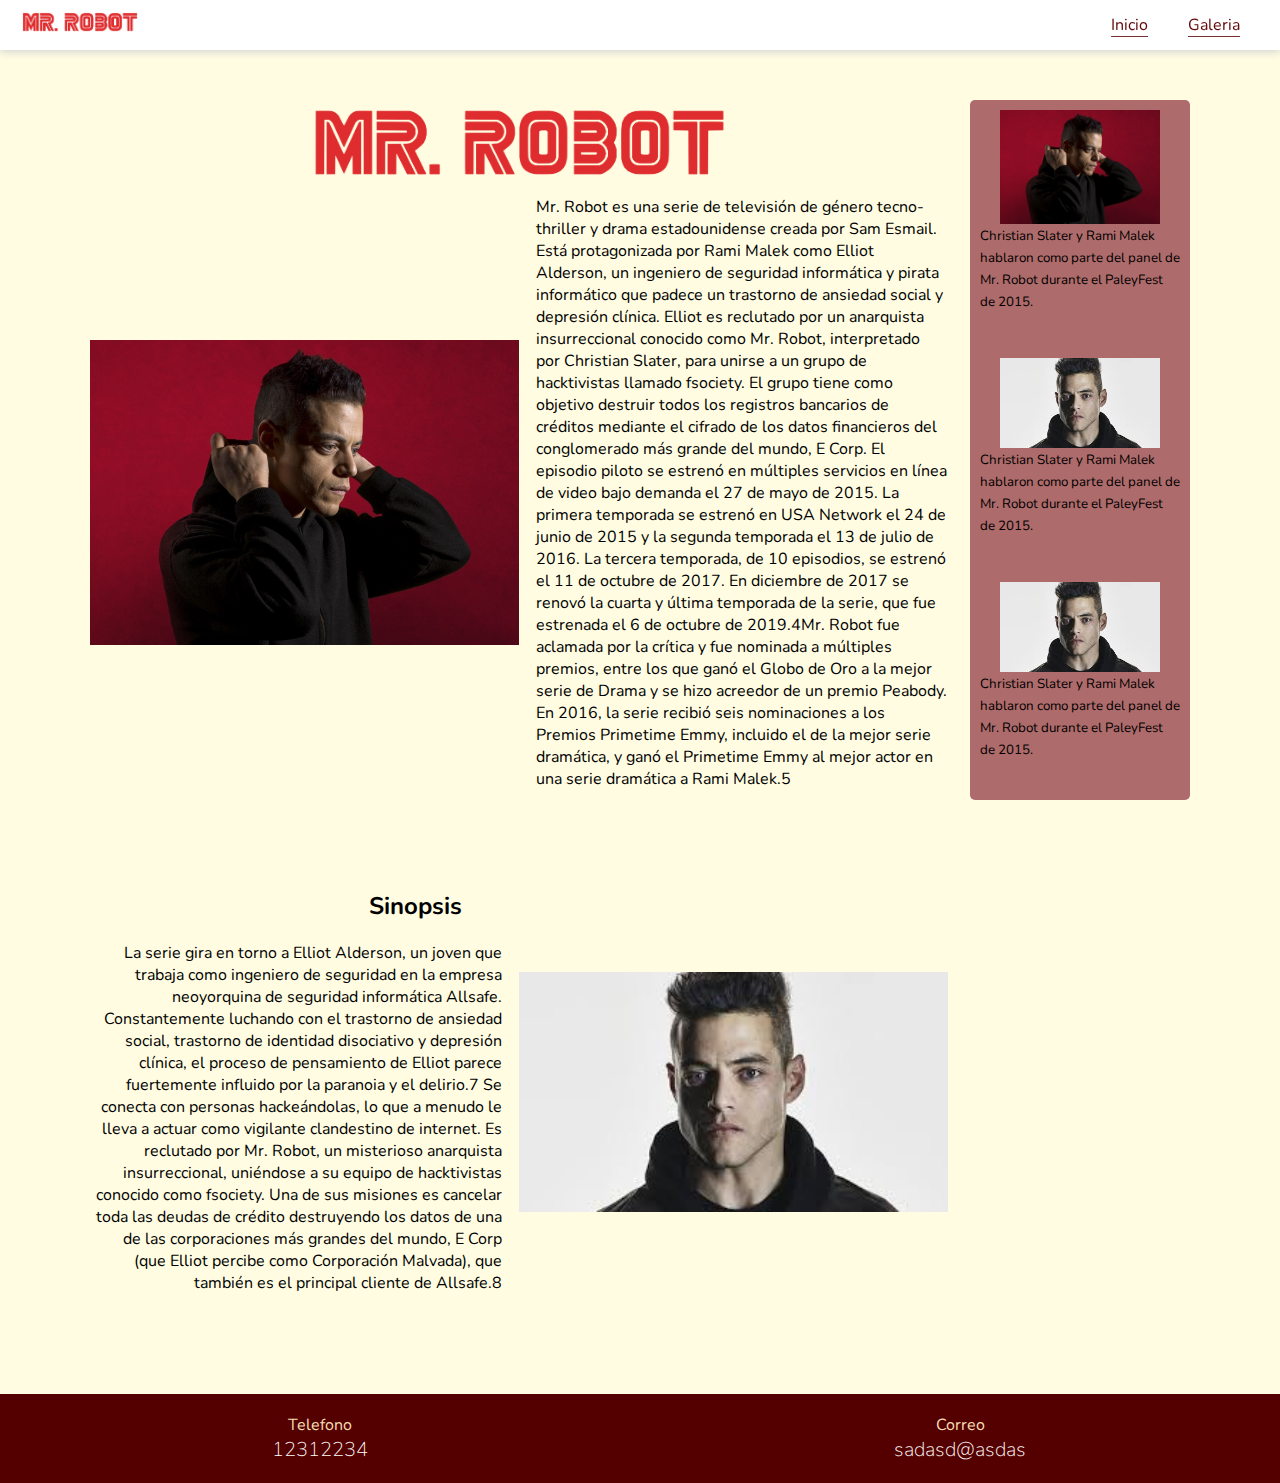
<file: index.html>
<!DOCTYPE html>
<html lang="en">

    <head>
        <meta charset="UTF-8">
        <meta name="viewport" content="width=device-width, initial-scale=1.0">
        <link rel="stylesheet" href="./assets/css/index.css">
        <link rel="stylesheet" href="./assets/css/header.css">
        <link rel="stylesheet" href="./assets/css/footer.css">
        <link rel="shortcut icon" href="./assets/img/favicon.png" type="image/x-icon">
        <link href="https://fonts.googleapis.com/css2?family=Nunito:ital,wght@0,400;1,200;1,700&display=swap"
            rel="stylesheet">
        <title>Inicio - Mr. Robot</title>
    </head>

    <body>
        <header class="header">
            <a href="#">
                <img src="./assets/img/logo.png" alt="" class="logo">
            </a>
            <nav class="nav">
                <ul class="contMenu">
                    <li class="itemMenu"><a class="linkMenu" href="#">Inicio</a></li>
                    <li class="itemMenu"><a class="linkMenu" href="./assets/inner/galeria.html">Galeria</a></li>
                </ul>
            </nav>
        </header>
        <main class="main">
            <section class="section">
                <h1 class="title">
                    <img src="./assets/img/logo.png" alt="">
                </h1>
                <div class="contenedor">
                    <img src="./assets/img/img1.jpeg" alt="">
                    <p>
                        Mr. Robot es una serie de televisión de género tecno-thriller y drama estadounidense creada por
                        Sam Esmail. Está protagonizada por Rami Malek como Elliot Alderson, un ingeniero de seguridad
                        informática y pirata informático que padece un trastorno de ansiedad social y depresión clínica.
                        Elliot es reclutado por un anarquista insurreccional conocido como Mr. Robot, interpretado por
                        Christian Slater, para unirse a un grupo de hacktivistas llamado fsociety. El grupo tiene como
                        objetivo destruir todos los registros bancarios de créditos mediante el cifrado de los datos
                        financieros del conglomerado más grande del mundo, E Corp.

                        El episodio piloto se estrenó en múltiples servicios en línea de video bajo demanda el 27 de
                        mayo de 2015. La primera temporada se estrenó en USA Network el 24 de junio de 2015 y la segunda
                        temporada el 13 de julio de 2016. La tercera temporada, de 10 episodios, se estrenó el 11 de
                        octubre de 2017. En diciembre de 2017 se renovó la cuarta y última temporada de la serie,
                        que fue estrenada el 6 de octubre de 2019.4​

                        Mr. Robot fue aclamada por la crítica y fue nominada a múltiples premios, entre los que ganó el
                        Globo de Oro a la mejor serie de Drama y se hizo acreedor de un premio Peabody. En 2016, la
                        serie recibió seis nominaciones a los Premios Primetime Emmy, incluido el de la mejor serie
                        dramática, y ganó el Primetime Emmy al mejor actor en una serie dramática a Rami Malek.5
                    </p>
                </div>
                <div class="contenedor contBottom">
                    <div>
                        <h2 class="sub">Sinopsis</h2>
                        <p class="txt2">La serie gira en torno a Elliot Alderson, un joven que trabaja como ingeniero de
                            seguridad en
                            la empresa neoyorquina de seguridad informática Allsafe. Constantemente luchando con el
                            trastorno de ansiedad social, trastorno de identidad disociativo y depresión clínica, el
                            proceso de pensamiento de Elliot parece fuertemente influido por la paranoia y el delirio.7
                            Se conecta con personas hackeándolas, lo que a menudo le lleva a actuar como vigilante
                            clandestino de internet. Es reclutado por Mr. Robot, un misterioso anarquista
                            insurreccional, uniéndose a su equipo de hacktivistas conocido como fsociety. Una de sus
                            misiones es cancelar toda las deudas de crédito destruyendo los datos de una de las
                            corporaciones más grandes del mundo, E Corp (que Elliot percibe como Corporación Malvada),
                            que también es el principal cliente de Allsafe.8 </p>
                    </div>
                    <img src="./assets/img/img2.jpg" alt="">
                </div>
            </section>
            <aside class="aside">
                <div class="publicidad">
                    <img src="./assets/img/img1.jpeg" alt="" class="picPublicidad">
                    <small class="txtPublicidad">Christian Slater y Rami Malek hablaron como parte del panel de Mr.
                        Robot
                        durante el PaleyFest de 2015.</small>
                </div>
                <div class="publicidad">
                    <img src="./assets/img/img2.jpg" alt="" class="picPublicidad">
                    <small class="txtPublicidad">Christian Slater y Rami Malek hablaron como parte del panel de Mr.
                        Robot
                        durante el PaleyFest de 2015.</small>
                </div>
                <div class="publicidad">
                    <img src="./assets/img/img2.jpg" alt="" class="picPublicidad">
                    <small class="txtPublicidad">Christian Slater y Rami Malek hablaron como parte del panel de Mr.
                        Robot
                        durante el PaleyFest de 2015.</small>
                </div>
            </aside>
        </main>
        <footer class="footer">
            <div class="col">
                <p>Telefono</p>
                <a href="tel:12312234">12312234</a>
            </div>
            <div class="col">
                <p>Correo</p>
                <a href="mailto:sadasd@asdas">sadasd@asdas</a>
            </div>
        </footer>
    </body>

</html>
</file>
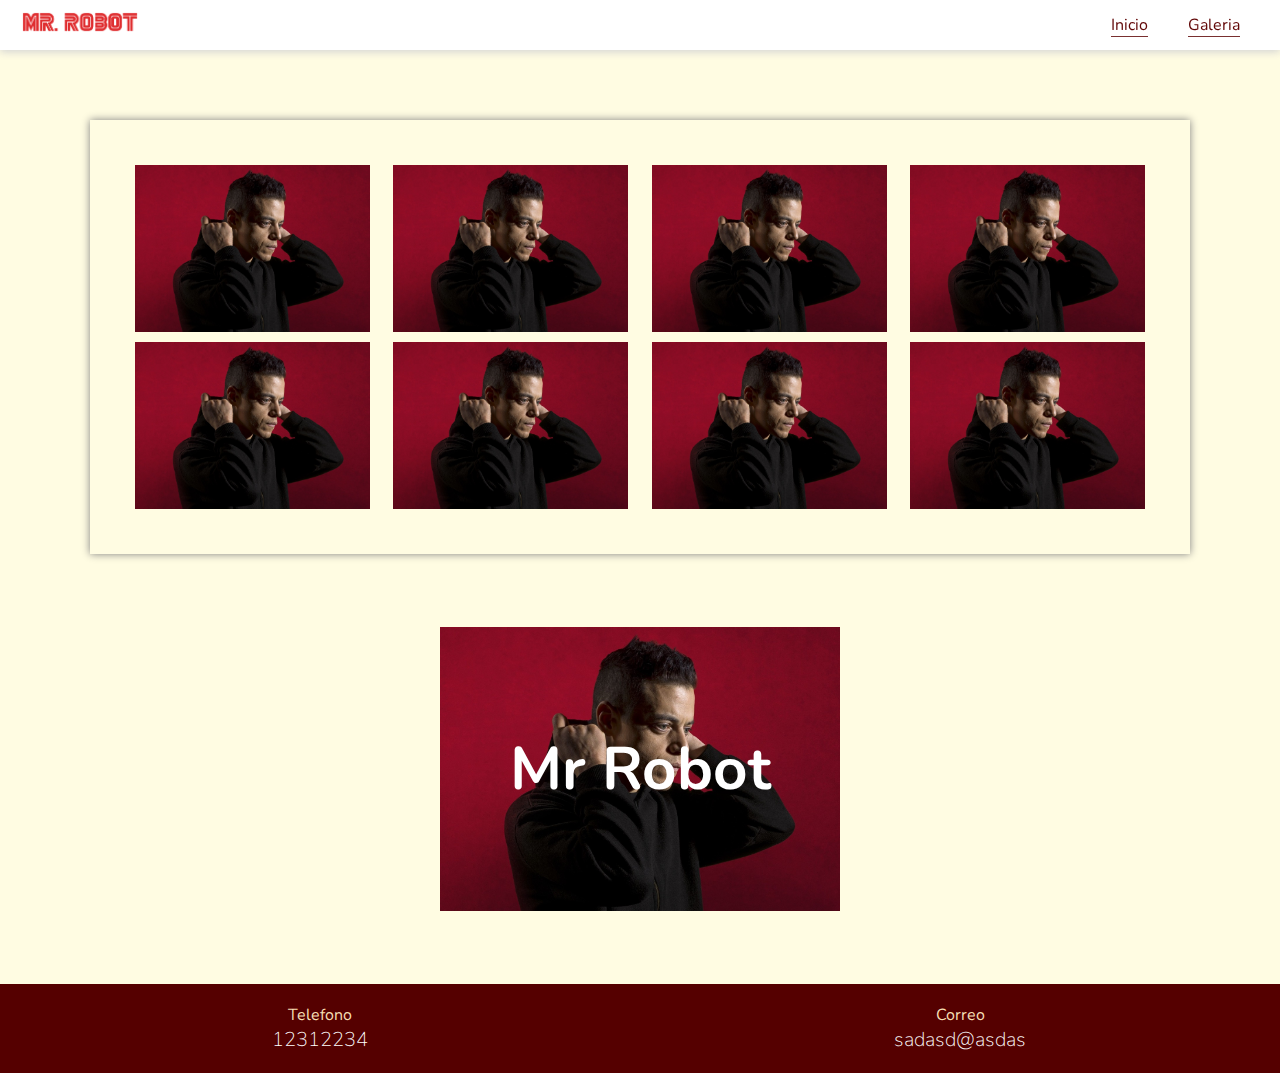
<file: assets/inner/galeria.html>
<!DOCTYPE html>
<html lang="en">

    <head>
        <meta charset="UTF-8">
        <meta name="viewport" content="width=device-width, initial-scale=1.0">
        <link rel="shortcut icon" href="../img/favicon.png" type="image/x-icon">
        <link rel="stylesheet" href="../css/galeria.css">
        <link rel="stylesheet" href="../css/header.css">
        <link rel="stylesheet" href="../css/footer.css">
        <link href="https://fonts.googleapis.com/css2?family=Nunito:ital,wght@0,400;1,200;1,700&display=swap"
            rel="stylesheet">
        <title>Galeria - Mr. Robot</title>
    </head>

    <body>
        <header class="header">
            <a href="../../index.html">
                <img src="../img/logo.png" alt="" class="logo">
            </a>
            <nav class="nav">
                <ul class="contMenu">
                    <li class="itemMenu"><a class="linkMenu" href="../../index.html">Inicio</a></li>
                    <li class="itemMenu"><a class="linkMenu" href="#">Galeria</a></li>
                </ul>
            </nav>
        </header>
        <main class="main">
            <div class="contenedor">
                <img src="../img/img1.jpeg" alt="">
                <img src="../img/img1.jpeg" alt="">
                <img src="../img/img1.jpeg" alt="">
                <img src="../img/img1.jpeg" alt="">
                <img src="../img/img1.jpeg" alt="">
                <img src="../img/img1.jpeg" alt="">
                <img src="../img/img1.jpeg" alt="">
                <img src="../img/img1.jpeg" alt="">
            </div>
        </main>
        <div class="imgTxt">
            <p>Mr Robot</p>
        </div>
        <footer class="footer">
            <div class="col">
                <p>Telefono</p>
                <a href="tel:12312234">12312234</a>
            </div>
            <div class="col">
                <p>Correo</p>
                <a href="mailto:sadasd@asdas">sadasd@asdas</a>
            </div>
        </footer>
    </body>

</html>
</file>
<file: assets/css/index.css>
/* acá empieza el main */
.main {
	max-width: 1100px;
	margin: auto;
	padding-top: 100px;
	display: flex;
	justify-content: space-between;
	align-items: flex-start;
}
.section {
	width: 78%;
}
.title {
	width: 50%;
	margin: auto;
}
.title img {
	width: 100%;
}
.contenedor {
	display: flex;
	margin-bottom: 100px;
	justify-content: space-between;
	align-items: center;
}
.contenedor > p,
.contenedor div {
	width: 48%;
}
.contenedor img {
	width: 50%;
}
.sub {
	text-align: right;
	margin-bottom: 20px;
	padding-right: 40px;
}
.txt2 {
	text-align: right;
}

/* Acá empieza el aside */
.aside {
	width: 20%;
	padding: 10px;
	border-radius: 5px;
	background-color: rgb(174, 107, 107);
	position: sticky;
	top: 50px;
	height: 700px;
	margin-bottom: 40px;
	display: flex;
	flex-direction: column;
	justify-content: space-between;
}
.publicidad {
	margin-bottom: 30px;
}
.picPublicidad {
	width: 80%;
	display: block;
	margin: auto;
}

/* Acá empiezan las media queries */
@media screen and (max-width: 768px) {
	.main {
		flex-direction: column;
		padding: 0 40px;
	}
	.section,
	.aside {
		width: 100%;
	}
	.section {
		margin-top: 150px;
	}
	.aside {
		flex-direction: row;
		height: auto;
		align-items: center;
	}
	.publicidad {
		width: 31%;
	}
}
@media screen and (max-width: 500px) {
	.aside {
		display: none;
	}
	.contenedor {
		flex-direction: column;
	}
	.contenedor > p,
	.contenedor div,
	.contenedor img {
		width: 100%;
	}
	.section {
		margin-top: 80px;
	}
	.contenedor img {
		margin-bottom: 20px;
	}
	.contBottom div {
		order: 2;
	}
	.contenedor p {
		text-align: center;
	}
	.sub {
		text-align: center;
		padding-right: 0;
	}
	.footer {
		position: fixed;
		bottom: 0;
		width: 100%;
	}
}
</file>
<file: assets/css/header.css>
* {
	margin: 0;
	padding: 0;
	box-sizing: border-box;
}
body {
	font-family: 'Nunito', sans-serif;
	background-color: rgb(255, 252, 226);
	/* height: 100vh; */
}

/* acá empieza el menú */
.header {
	display: flex;
	align-items: center;
	padding: 10px 20px;
	box-shadow: 0 2px 8px rgb(211, 211, 211);
	position: fixed;
	top: 0;
	width: 100%;
	background-color: #fff;
	z-index: 100;
}
.nav {
	width: 100%;
	display: flex;
	justify-content: flex-end;
}
.contMenu {
	display: flex;
}
.logo {
	width: 120px;
}
.itemMenu {
	list-style: none;
	margin: 0 20px;
}
.linkMenu {
	text-decoration: none;
	color: rgb(97, 7, 7);
	border-bottom: 1px solid rgb(121, 48, 48);
}
</file>
<file: assets/css/footer.css>
/* Acá empieza el footer */

.footer {
	display: flex;
	padding: 20px 0;
	background-color: rgb(85, 0, 0);
	/* position: fixed;
	bottom: 0;
	width: 100%; */
}
.col {
	display: flex;
	flex-direction: column;
	align-items: center;
	width: 50%;
}
.col p {
	color: wheat;
}
.col a {
	text-decoration: none;
	color: white;
	font-size: 20px;
	font-weight: 200;
}
</file>
<file: assets/css/galeria.css>
.main {
	max-width: 1100px;
	margin: auto;
	padding-top: 120px;
}

.contenedor {
	display: flex;
	flex-wrap: wrap;
	justify-content: space-between;
	align-items: center;
	padding: 40px;
	box-shadow: 0 0 8px gray;
}
.contenedor img {
	width: 23%;
	margin: 5px;
	cursor: pointer;
	transition: all 0.5s ease-in-out;
}
.contenedor img:hover {
	transform: scale(1.3);
	transition: all 0.5s ease-in-out;
}
.imgTxt {
	width: 400px;
	height: 350px;
	margin: 40px auto 40px;
	background-image: url(../img/img1.jpeg);
	background-position: center;
	background-size: contain;
	background-repeat: no-repeat;
	display: flex;
	justify-content: center;
	align-items: center;
}
.imgTxt:hover {
	background-image: url(../img/img2.jpg);
}
.imgTxt p {
	color: white;
	font-size: 60px;
	font-weight: bold;
}
.imgTxt:hover p {
	text-shadow: 0 0 2px black;
	/* border: 1px solid black; */
}
</file>
